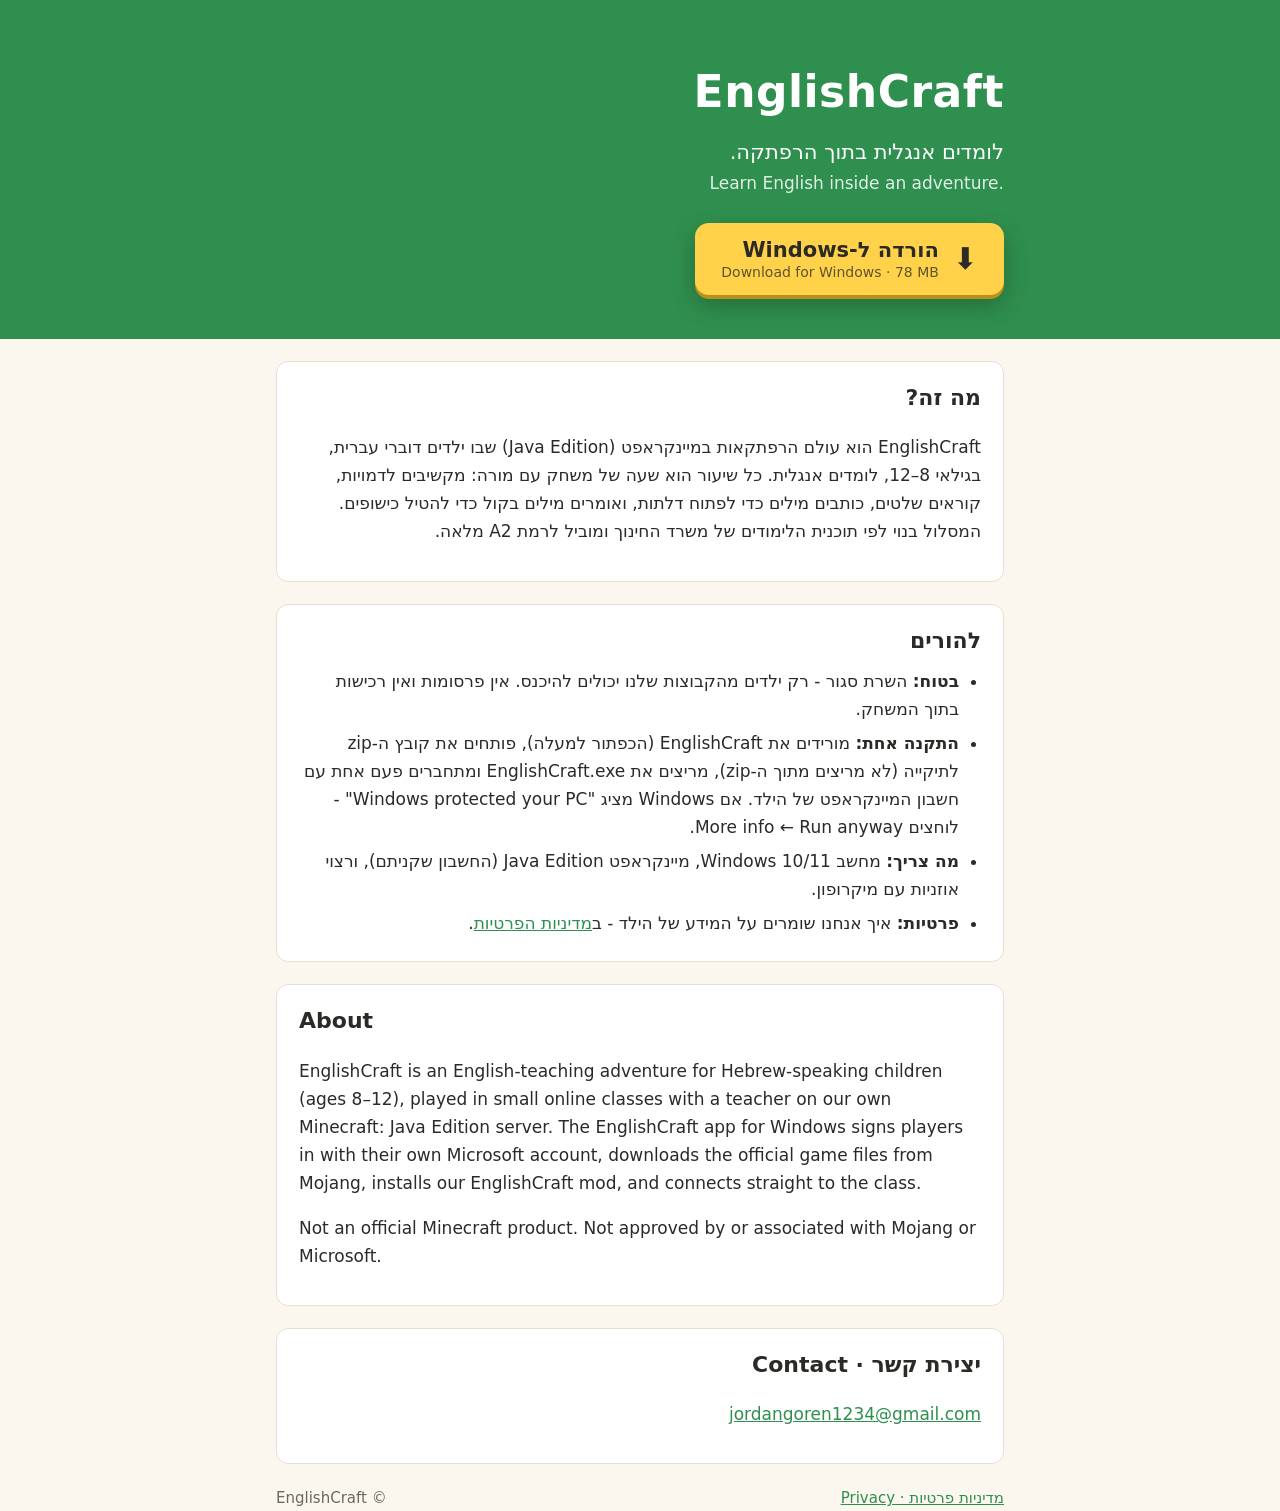
<file: index.html>
<!doctype html>
<html lang="he" dir="rtl">
<head>
<meta charset="utf-8">
<meta name="viewport" content="width=device-width, initial-scale=1">
<title>EnglishCraft</title>
<meta name="description" content="EnglishCraft - לומדים אנגלית בתוך הרפתקה במיינקראפט, בקבוצות קטנות עם מורה.">
<link rel="stylesheet" href="style.css">
</head>
<body>
<header class="hero">
  <div class="wrap">
    <h1>EnglishCraft</h1>
    <p class="tag">לומדים אנגלית בתוך הרפתקה.</p>
    <p class="tag en" lang="en" dir="ltr">Learn English inside an adventure.</p>
    <p class="dl-wrap">
      <a class="dl" href="https://github.com/JordanG8/englishcraft-site/releases/latest/download/EnglishCraft-Launcher-win64.zip" download>
        <span class="dl-icon" aria-hidden="true">⬇</span>
        <span class="dl-text"><b>הורדה ל-Windows</b><small lang="en" dir="ltr">Download for Windows · 78 MB</small></span>
      </a>
    </p>
  </div>
</header>

<main class="wrap">
  <section>
    <h2>מה זה?</h2>
    <p>EnglishCraft הוא עולם הרפתקאות במיינקראפט (Java Edition) שבו ילדים דוברי עברית, בגילאי 8–12, לומדים אנגלית.
      כל שיעור הוא שעה של משחק עם מורה: מקשיבים לדמויות, קוראים שלטים, כותבים מילים כדי לפתוח דלתות, ואומרים מילים בקול כדי להטיל כישופים.
      המסלול בנוי לפי תוכנית הלימודים של משרד החינוך ומוביל לרמת A2 מלאה.</p>
  </section>

  <section>
    <h2>להורים</h2>
    <ul>
      <li><b>בטוח:</b> השרת סגור - רק ילדים מהקבוצות שלנו יכולים להיכנס. אין פרסומות ואין רכישות בתוך המשחק.</li>
      <li><b>התקנה אחת:</b> מורידים את EnglishCraft (הכפתור למעלה), פותחים את קובץ ה-zip לתיקייה (לא מריצים מתוך ה-zip), מריצים את <span dir="ltr">EnglishCraft.exe</span> ומתחברים פעם אחת עם חשבון המיינקראפט של הילד. אם Windows מציג "Windows protected your PC" - לוחצים <span dir="ltr">More info ← Run anyway</span>.</li>
      <li><b>מה צריך:</b> מחשב Windows 10/11, מיינקראפט Java Edition (החשבון שקניתם), ורצוי אוזניות עם מיקרופון.</li>
      <li><b>פרטיות:</b> איך אנחנו שומרים על המידע של הילד - ב<a href="privacy.html">מדיניות הפרטיות</a>.</li>
    </ul>
  </section>

  <section lang="en" dir="ltr" class="en-block">
    <h2>About</h2>
    <p>EnglishCraft is an English-teaching adventure for Hebrew-speaking children (ages 8–12), played in small online classes with a teacher on our own Minecraft: Java Edition server.
      The EnglishCraft app for Windows signs players in with their own Microsoft account, downloads the official game files from Mojang, installs our EnglishCraft mod, and connects straight to the class.</p>
    <p>Not an official Minecraft product. Not approved by or associated with Mojang or Microsoft.</p>
  </section>

  <section>
    <h2>יצירת קשר · Contact</h2>
    <p><a href="mailto:jordangoren1234@gmail.com">jordangoren1234@gmail.com</a></p>
  </section>
</main>

<footer class="wrap">
  <a href="privacy.html">מדיניות פרטיות · Privacy</a>
  <span>© EnglishCraft</span>
</footer>
</body>
</html>
</file>
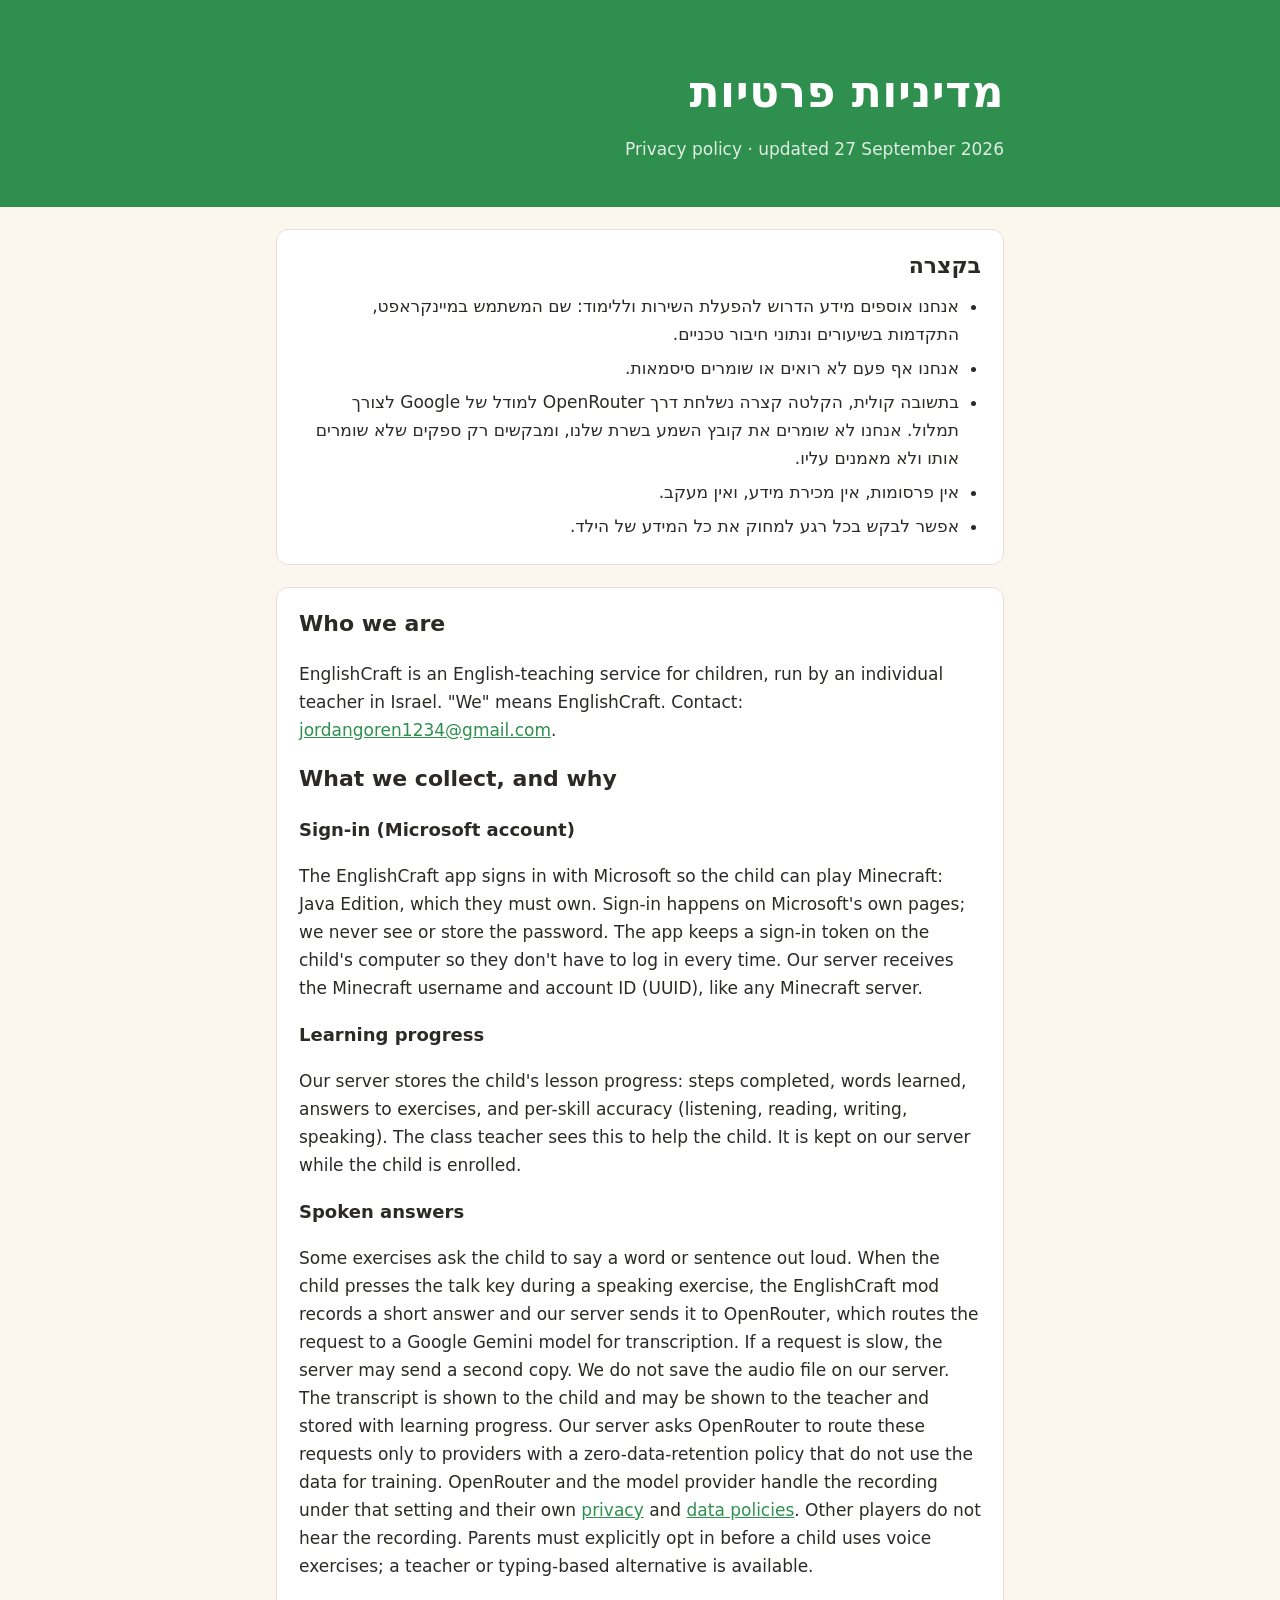
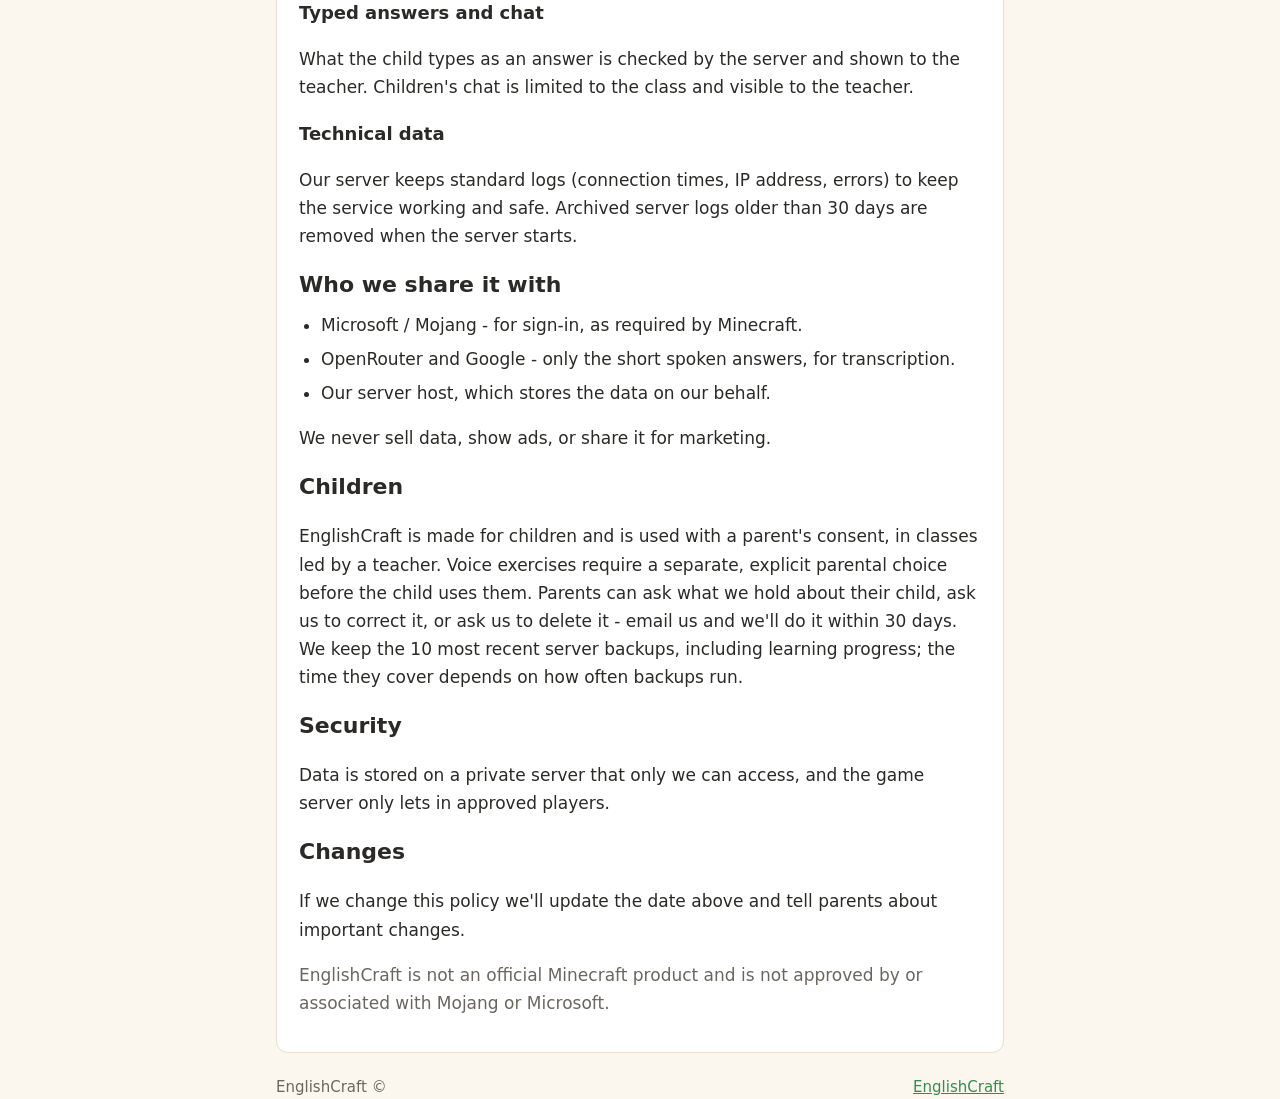
<file: privacy.html>
<!doctype html>
<html lang="he" dir="rtl">
<head>
<meta charset="utf-8">
<meta name="viewport" content="width=device-width, initial-scale=1">
<title>EnglishCraft Privacy</title>
<link rel="stylesheet" href="style.css">
</head>
<body>
<header class="hero">
  <div class="wrap">
    <h1>מדיניות פרטיות</h1>
    <p class="tag en" lang="en" dir="ltr">Privacy policy · updated 27 September 2026</p>
  </div>
</header>

<main class="wrap">
  <section>
    <h2>בקצרה</h2>
    <ul>
      <li>אנחנו אוספים מידע הדרוש להפעלת השירות וללימוד: שם המשתמש במיינקראפט, התקדמות בשיעורים ונתוני חיבור טכניים.</li>
      <li>אנחנו אף פעם לא רואים או שומרים סיסמאות.</li>
      <li>בתשובה קולית, הקלטה קצרה נשלחת דרך OpenRouter למודל של Google לצורך תמלול. אנחנו לא שומרים את קובץ השמע בשרת שלנו, ומבקשים רק ספקים שלא שומרים אותו ולא מאמנים עליו.</li>
      <li>אין פרסומות, אין מכירת מידע, ואין מעקב.</li>
      <li>אפשר לבקש בכל רגע למחוק את כל המידע של הילד.</li>
    </ul>
  </section>

  <section lang="en" dir="ltr" class="en-block">
    <h2>Who we are</h2>
    <p>EnglishCraft is an English-teaching service for children, run by an individual teacher in Israel. "We" means EnglishCraft. Contact: <a href="mailto:jordangoren1234@gmail.com">jordangoren1234@gmail.com</a>.</p>

    <h2>What we collect, and why</h2>
    <h3>Sign-in (Microsoft account)</h3>
    <p>The EnglishCraft app signs in with Microsoft so the child can play Minecraft: Java Edition, which they must own. Sign-in happens on Microsoft's own pages; we never see or store the password. The app keeps a sign-in token on the child's computer so they don't have to log in every time. Our server receives the Minecraft username and account ID (UUID), like any Minecraft server.</p>

    <h3>Learning progress</h3>
    <p>Our server stores the child's lesson progress: steps completed, words learned, answers to exercises, and per-skill accuracy (listening, reading, writing, speaking). The class teacher sees this to help the child. It is kept on our server while the child is enrolled.</p>

    <h3>Spoken answers</h3>
    <p>Some exercises ask the child to say a word or sentence out loud. When the child presses the talk key during a speaking exercise, the EnglishCraft mod records a short answer and our server sends it to OpenRouter, which routes the request to a Google Gemini model for transcription. If a request is slow, the server may send a second copy. We do not save the audio file on our server. The transcript is shown to the child and may be shown to the teacher and stored with learning progress. Our server asks OpenRouter to route these requests only to providers with a zero-data-retention policy that do not use the data for training. OpenRouter and the model provider handle the recording under that setting and their own <a href="https://openrouter.ai/privacy">privacy</a> and <a href="https://policies.google.com/privacy">data policies</a>. Other players do not hear the recording. Parents must explicitly opt in before a child uses voice exercises; a teacher or typing-based alternative is available.</p>

    <h3>Typed answers and chat</h3>
    <p>What the child types as an answer is checked by the server and shown to the teacher. Children's chat is limited to the class and visible to the teacher.</p>

    <h3>Technical data</h3>
    <p>Our server keeps standard logs (connection times, IP address, errors) to keep the service working and safe. Archived server logs older than 30 days are removed when the server starts.</p>

    <h2>Who we share it with</h2>
    <ul>
      <li>Microsoft / Mojang - for sign-in, as required by Minecraft.</li>
      <li>OpenRouter and Google - only the short spoken answers, for transcription.</li>
      <li>Our server host, which stores the data on our behalf.</li>
    </ul>
    <p>We never sell data, show ads, or share it for marketing.</p>

    <h2>Children</h2>
    <p>EnglishCraft is made for children and is used with a parent's consent, in classes led by a teacher. Voice exercises require a separate, explicit parental choice before the child uses them. Parents can ask what we hold about their child, ask us to correct it, or ask us to delete it - email us and we'll do it within 30 days. We keep the 10 most recent server backups, including learning progress; the time they cover depends on how often backups run.</p>

    <h2>Security</h2>
    <p>Data is stored on a private server that only we can access, and the game server only lets in approved players.</p>

    <h2>Changes</h2>
    <p>If we change this policy we'll update the date above and tell parents about important changes.</p>

    <p class="muted">EnglishCraft is not an official Minecraft product and is not approved by or associated with Mojang or Microsoft.</p>
  </section>
</main>

<footer class="wrap">
  <a href="index.html">EnglishCraft</a>
  <span>© EnglishCraft</span>
</footer>
</body>
</html>
</file>
<file: style.css>
:root {
  --bg: #fbf7ef;
  --ink: #2b2a27;
  --muted: #6b675f;
  --accent: #2f8f4e;
  --accent-ink: #ffffff;
  --card: #ffffff;
  --line: #e7e0d2;
}
@media (prefers-color-scheme: dark) {
  :root {
    --bg: #1c1b19;
    --ink: #eeeae2;
    --muted: #a8a397;
    --accent: #4fbf73;
    --accent-ink: #10150f;
    --card: #262522;
    --line: #3a3833;
  }
}
* { box-sizing: border-box; }
body {
  margin: 0;
  background: var(--bg);
  color: var(--ink);
  font: 17px/1.65 "Segoe UI", "Rubik", "Arial Hebrew", system-ui, sans-serif;
}
.wrap { max-width: 760px; margin: 0 auto; padding: 0 16px; }
.hero {
  background: var(--accent);
  color: var(--accent-ink);
  padding: 56px 0 44px;
}
.hero h1 { margin: 0 0 6px; font-size: 44px; letter-spacing: .5px; }
.tag { margin: 0; font-size: 21px; }
.tag.en { opacity: .85; font-size: 17px; text-align: right; }
main section {
  background: var(--card);
  border: 1px solid var(--line);
  border-radius: 12px;
  padding: 18px 22px;
  margin: 22px 0;
}
h2 { margin: 0 0 8px; font-size: 22px; }
h3 { margin: 18px 0 4px; font-size: 18px; }
ul { padding-inline-start: 22px; margin: 0; }
li { margin: 6px 0; }
a { color: var(--accent); }
.en-block { text-align: left; }
.muted { color: var(--muted); }
footer {
  display: flex;
  justify-content: space-between;
  gap: 12px;
  padding: 10px 16px 40px;
  color: var(--muted);
  font-size: 15px;
}

.dl-wrap { margin: 26px 0 0; }
.dl {
  display: inline-flex;
  align-items: center;
  gap: 14px;
  padding: 14px 26px;
  border-radius: 14px;
  background: #ffd24a;
  color: #2b2a27;
  text-decoration: none;
  box-shadow: 0 4px 0 #b8901a, 0 10px 24px rgba(0, 0, 0, .25);
  transition: transform .12s, box-shadow .12s;
}
.dl:hover { transform: translateY(-2px); box-shadow: 0 6px 0 #b8901a, 0 14px 28px rgba(0, 0, 0, .3); }
.dl:active { transform: translateY(3px); box-shadow: 0 1px 0 #b8901a; }
.dl:focus-visible { outline: 3px solid #fff; outline-offset: 3px; }
.dl-icon { font-size: 30px; line-height: 1; }
.dl-text { display: flex; flex-direction: column; line-height: 1.25; }
.dl-text b { font-size: 21px; }
.dl-text small { font-size: 14px; opacity: .75; }
</file>
